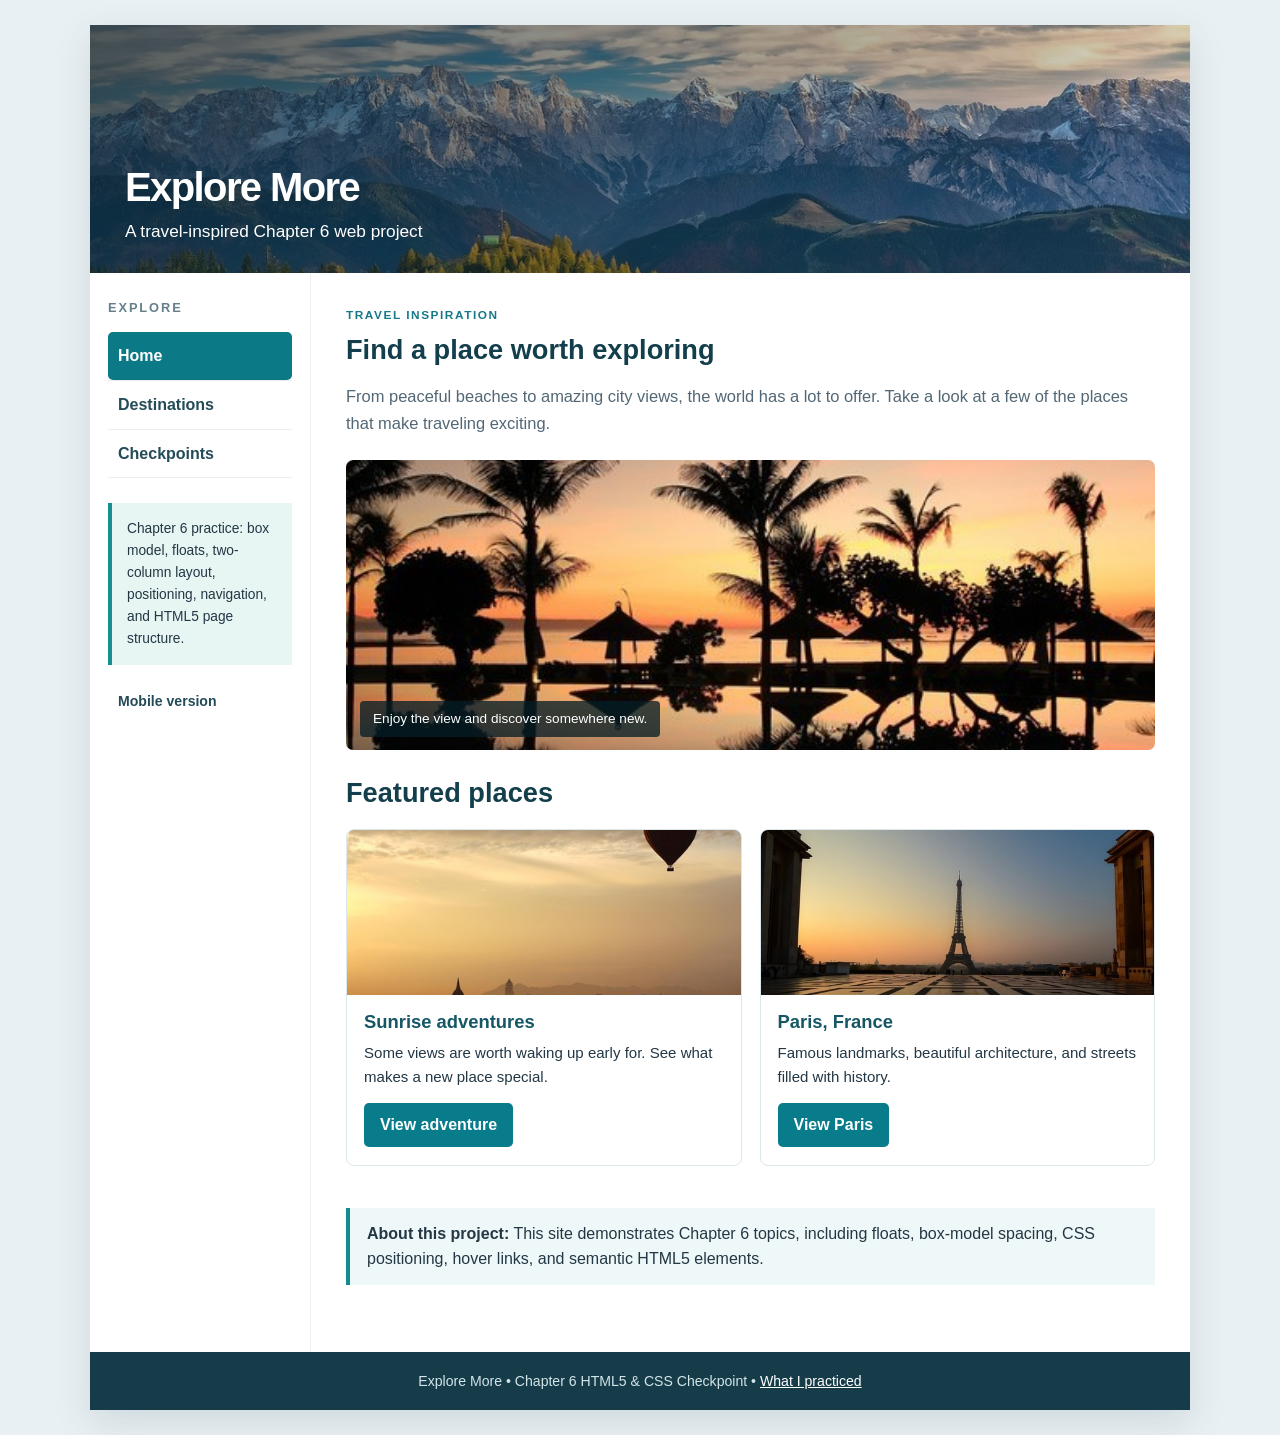
<file: .github/workflows/Chapter6_Checkpoint_GitHub (1)/index.html>
<!DOCTYPE html>
<html lang="en">
<head>
  <meta charset="UTF-8">
  <meta name="viewport" content="width=device-width, initial-scale=1">
  <meta name="description" content="Chapter 6 travel-themed website checkpoint project using HTML5 and CSS.">
  <title>Home | Explore More</title>
  <link rel="stylesheet" href="styles.css">
</head>
<body>
  <div id="wrapper">
    <header class="site-header">
      <div class="header-copy"><h1>Explore More</h1><p>A travel-inspired Chapter 6 web project</p></div>
    </header>
    <nav id="leftcolumn" aria-label="Main navigation">
      <h2>Explore</h2><ul><li><a href="index.html" aria-current="page">Home</a></li>
<li><a href="destinations.html">Destinations</a></li>
<li><a href="checkpoints.html">Checkpoints</a></li></ul>
      <div class="sidebar-note">Chapter 6 practice: box model, floats, two-column layout, positioning, navigation, and HTML5 page structure.</div>
      <p class="note"><a href="mobile/index.html">Mobile version</a></p>
    </nav>
    <main id="content">
      <span class="eyebrow">Travel Inspiration</span>
      <h2>Find a place worth exploring</h2>
      <p class="lead">From peaceful beaches to amazing city views, the world has a lot to offer. Take a look at a few of the places that make traveling exciting.</p>
      <figure class="hero-photo">
        <img src="images/bali-1.jpg" alt="Palm trees reflected in calm water at sunset">
        <figcaption class="photo-caption">Enjoy the view and discover somewhere new.</figcaption>
      </figure>
      <section aria-labelledby="featured-title">
        <h2 id="featured-title">Featured places</h2>
        <div class="cards">
          <article class="card">
            <img src="images/bali-2.jpg" alt="Hot air balloon over temples in a hazy sunrise">
            <div class="card-copy"><h3>Sunrise adventures</h3><p>Some views are worth waking up early for. See what makes a new place special.</p><a class="button-link" href="destinations.html#bali">View adventure</a></div>
          </article>
          <article class="card">
            <img src="images/paris.jpg" alt="Eiffel Tower in Paris during golden hour">
            <div class="card-copy"><h3>Paris, France</h3><p>Famous landmarks, beautiful architecture, and streets filled with history.</p><a class="button-link" href="destinations.html#paris">View Paris</a></div>
          </article>
        </div>
      </section>
      <aside class="info-box clear"><strong>About this project:</strong> This site demonstrates Chapter 6 topics, including floats, box-model spacing, CSS positioning, hover links, and semantic HTML5 elements.</aside>
    </main>
    <footer class="site-footer">Explore More &bull; Chapter 6 HTML5 &amp; CSS Checkpoint &bull; <a href="checkpoints.html">What I practiced</a></footer>
  </div>
</body>
</html>
</file>
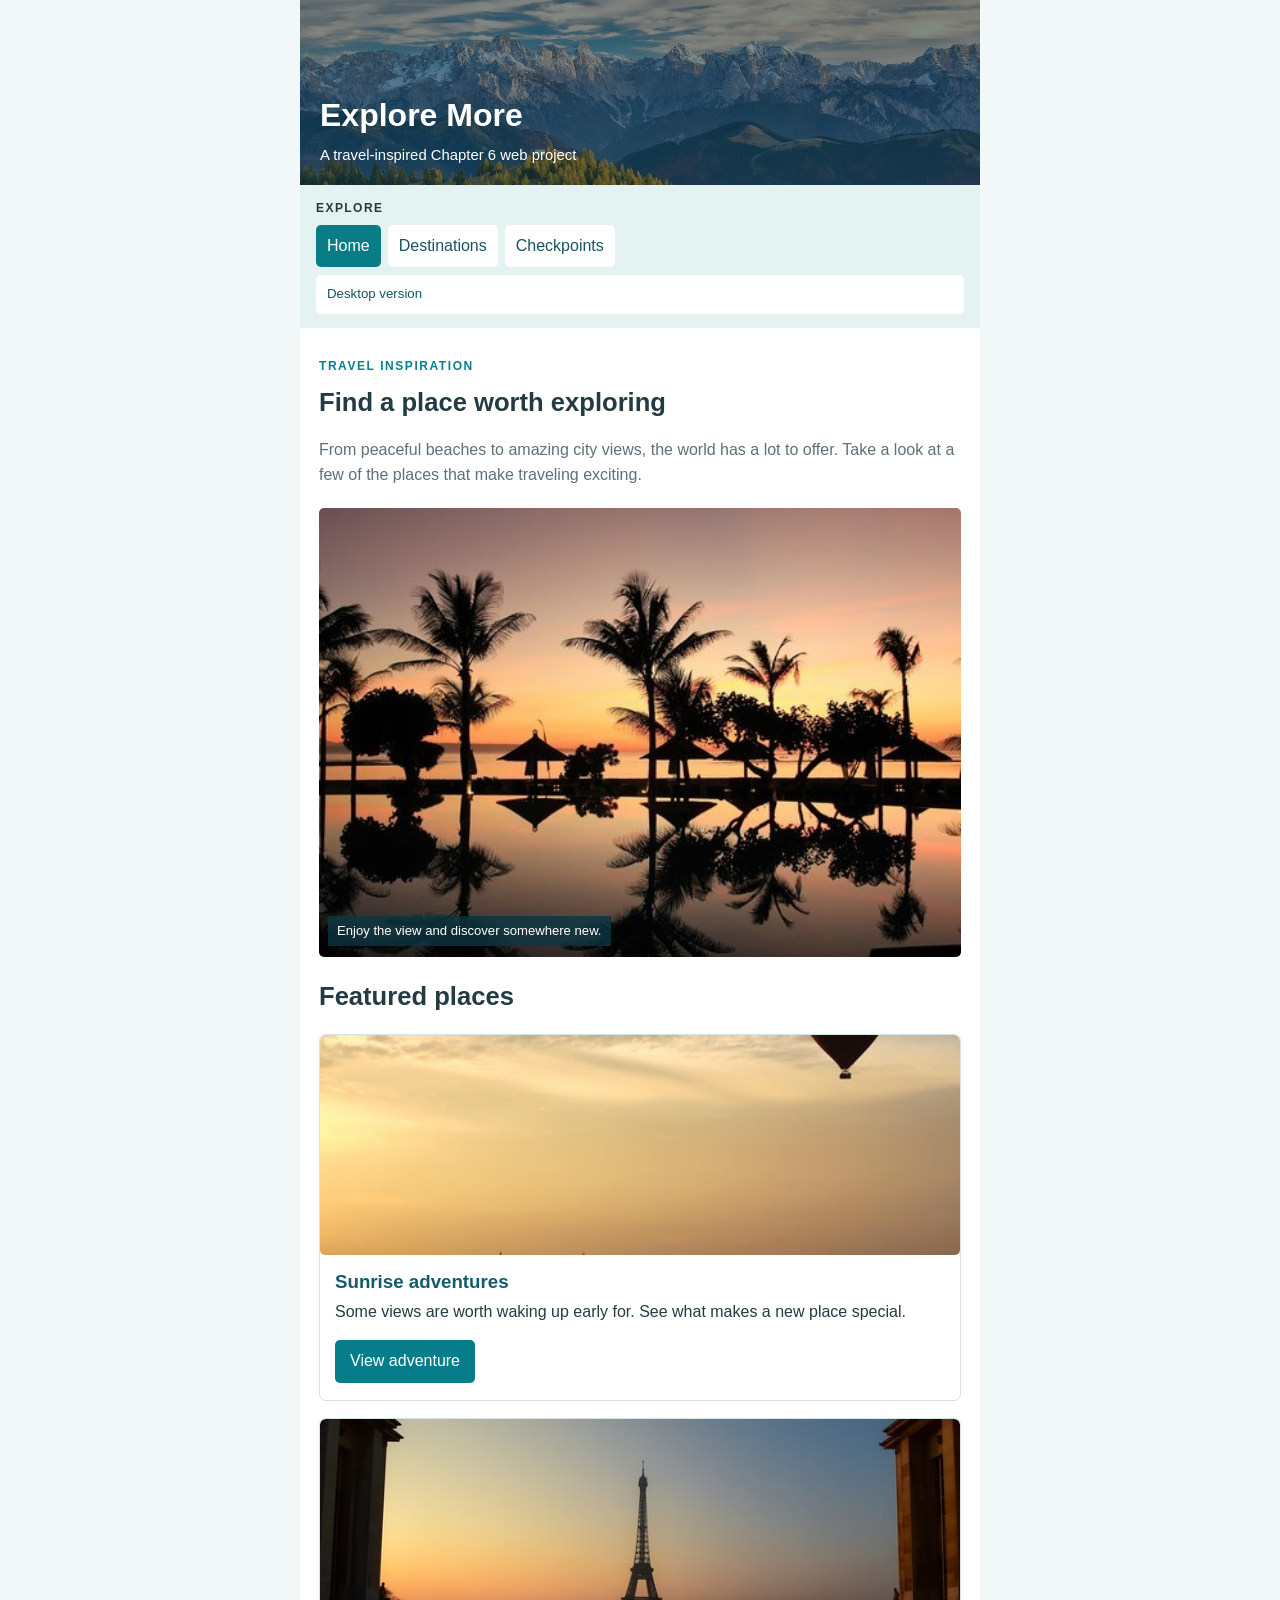
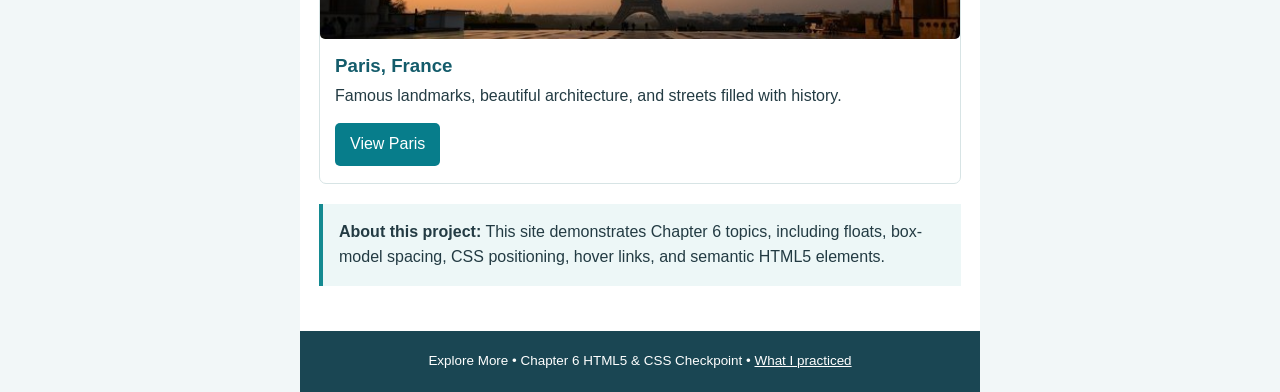
<file: .github/workflows/Chapter6_Checkpoint_GitHub (1)/mobile/index.html>
<!DOCTYPE html>
<html lang="en">
<head>
  <meta charset="UTF-8">
  <meta name="viewport" content="width=device-width, initial-scale=1">
  <meta name="description" content="Chapter 6 travel-themed website checkpoint project using HTML5 and CSS.">
  <title>Home | Explore More</title>
  <link rel="stylesheet" href="styles.css">
</head>
<body>
  <div id="wrapper">
    <header class="site-header">
      <div class="header-copy"><h1>Explore More</h1><p>A travel-inspired Chapter 6 web project</p></div>
    </header>
    <nav id="leftcolumn" aria-label="Main navigation">
      <h2>Explore</h2><ul><li><a href="index.html" aria-current="page">Home</a></li>
<li><a href="destinations.html">Destinations</a></li>
<li><a href="checkpoints.html">Checkpoints</a></li></ul>
      <div class="sidebar-note">Chapter 6 practice: box model, floats, two-column layout, positioning, navigation, and HTML5 page structure.</div>
      <p class="note"><a href="../index.html">Desktop version</a></p>
    </nav>
    <main id="content">
      <span class="eyebrow">Travel Inspiration</span>
      <h2>Find a place worth exploring</h2>
      <p class="lead">From peaceful beaches to amazing city views, the world has a lot to offer. Take a look at a few of the places that make traveling exciting.</p>
      <figure class="hero-photo">
        <img src="images/bali-1.jpg" alt="Palm trees reflected in calm water at sunset">
        <figcaption class="photo-caption">Enjoy the view and discover somewhere new.</figcaption>
      </figure>
      <section aria-labelledby="featured-title">
        <h2 id="featured-title">Featured places</h2>
        <div class="cards">
          <article class="card">
            <img src="images/bali-2.jpg" alt="Hot air balloon over temples in a hazy sunrise">
            <div class="card-copy"><h3>Sunrise adventures</h3><p>Some views are worth waking up early for. See what makes a new place special.</p><a class="button-link" href="destinations.html#bali">View adventure</a></div>
          </article>
          <article class="card">
            <img src="images/paris.jpg" alt="Eiffel Tower in Paris during golden hour">
            <div class="card-copy"><h3>Paris, France</h3><p>Famous landmarks, beautiful architecture, and streets filled with history.</p><a class="button-link" href="destinations.html#paris">View Paris</a></div>
          </article>
        </div>
      </section>
      <aside class="info-box clear"><strong>About this project:</strong> This site demonstrates Chapter 6 topics, including floats, box-model spacing, CSS positioning, hover links, and semantic HTML5 elements.</aside>
    </main>
    <footer class="site-footer">Explore More &bull; Chapter 6 HTML5 &amp; CSS Checkpoint &bull; <a href="checkpoints.html">What I practiced</a></footer>
  </div>
</body>
</html>
</file>
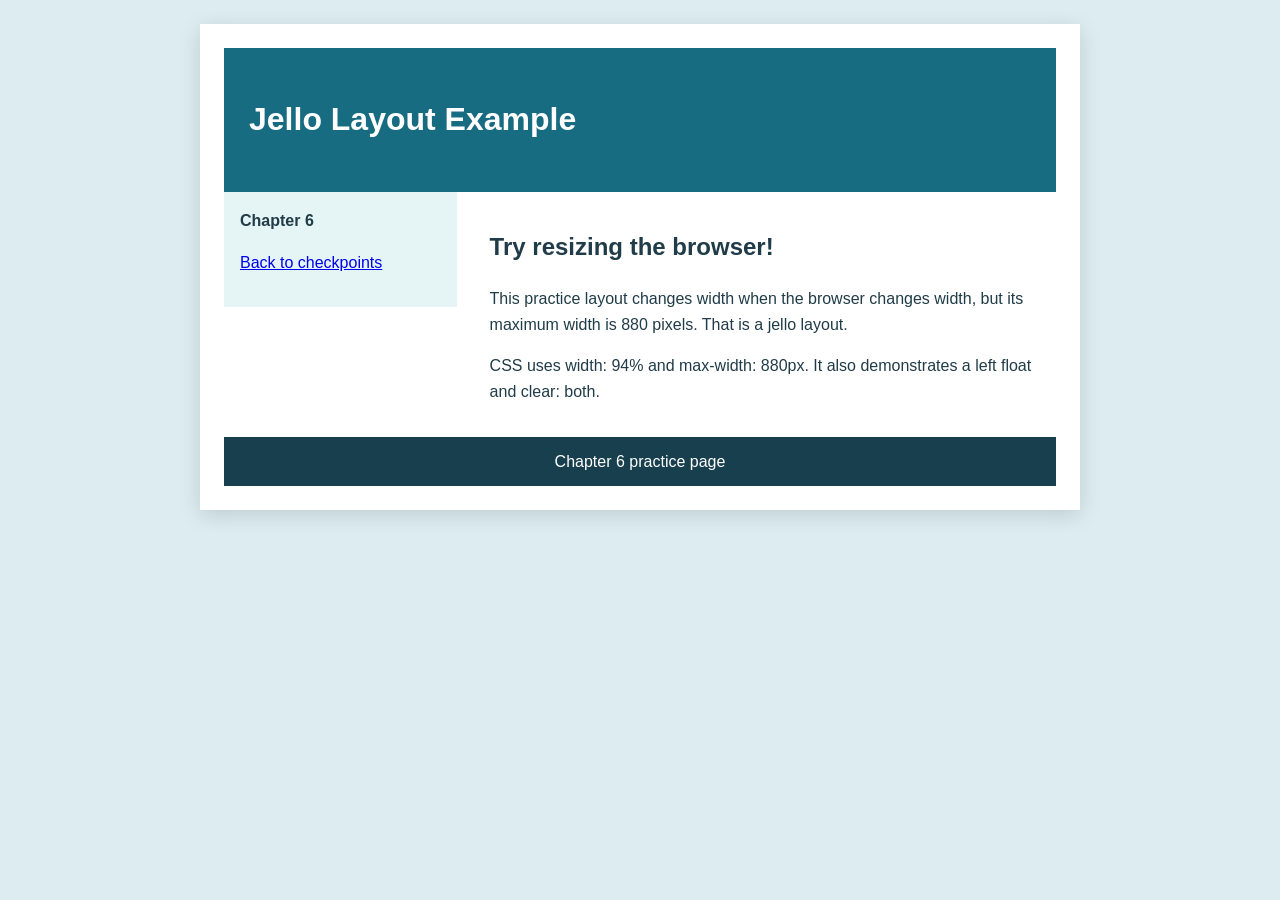
<file: .github/workflows/Chapter6_Checkpoint_GitHub (1)/practice/index.html>
<!DOCTYPE html>
<html lang="en"><head><meta charset="UTF-8"><meta name="viewport" content="width=device-width, initial-scale=1"><title>Chapter 6 Practice — Jello Layout</title>
<style>*{box-sizing:border-box}body{margin:0;background:#dcecf0;font:16px/1.6 Arial,sans-serif;color:#203c48}.page{width:94%;max-width:880px;margin:24px auto;background:white;padding:24px;box-shadow:0 5px 20px #0002}header{background:#176c82;color:white;padding:25px}nav{float:left;width:28%;padding:16px;background:#e5f5f5}main{margin-left:30%;padding:16px}footer{clear:both;background:#173f4d;color:white;padding:12px;text-align:center}@media(max-width:560px){nav{float:none;width:auto}main{margin:0;padding:16px}.page{width:100%;margin:0;padding:12px}}</style>
</head><body><div class="page"><header><h1>Jello Layout Example</h1></header><nav><strong>Chapter 6</strong><p><a href="../checkpoints.html">Back to checkpoints</a></p></nav><main><h2>Try resizing the browser!</h2><p>This practice layout changes width when the browser changes width, but its maximum width is 880 pixels. That is a jello layout.</p><p>CSS uses width: 94% and max-width: 880px. It also demonstrates a left float and clear: both.</p></main><footer>Chapter 6 practice page</footer></div></body></html>
</file>
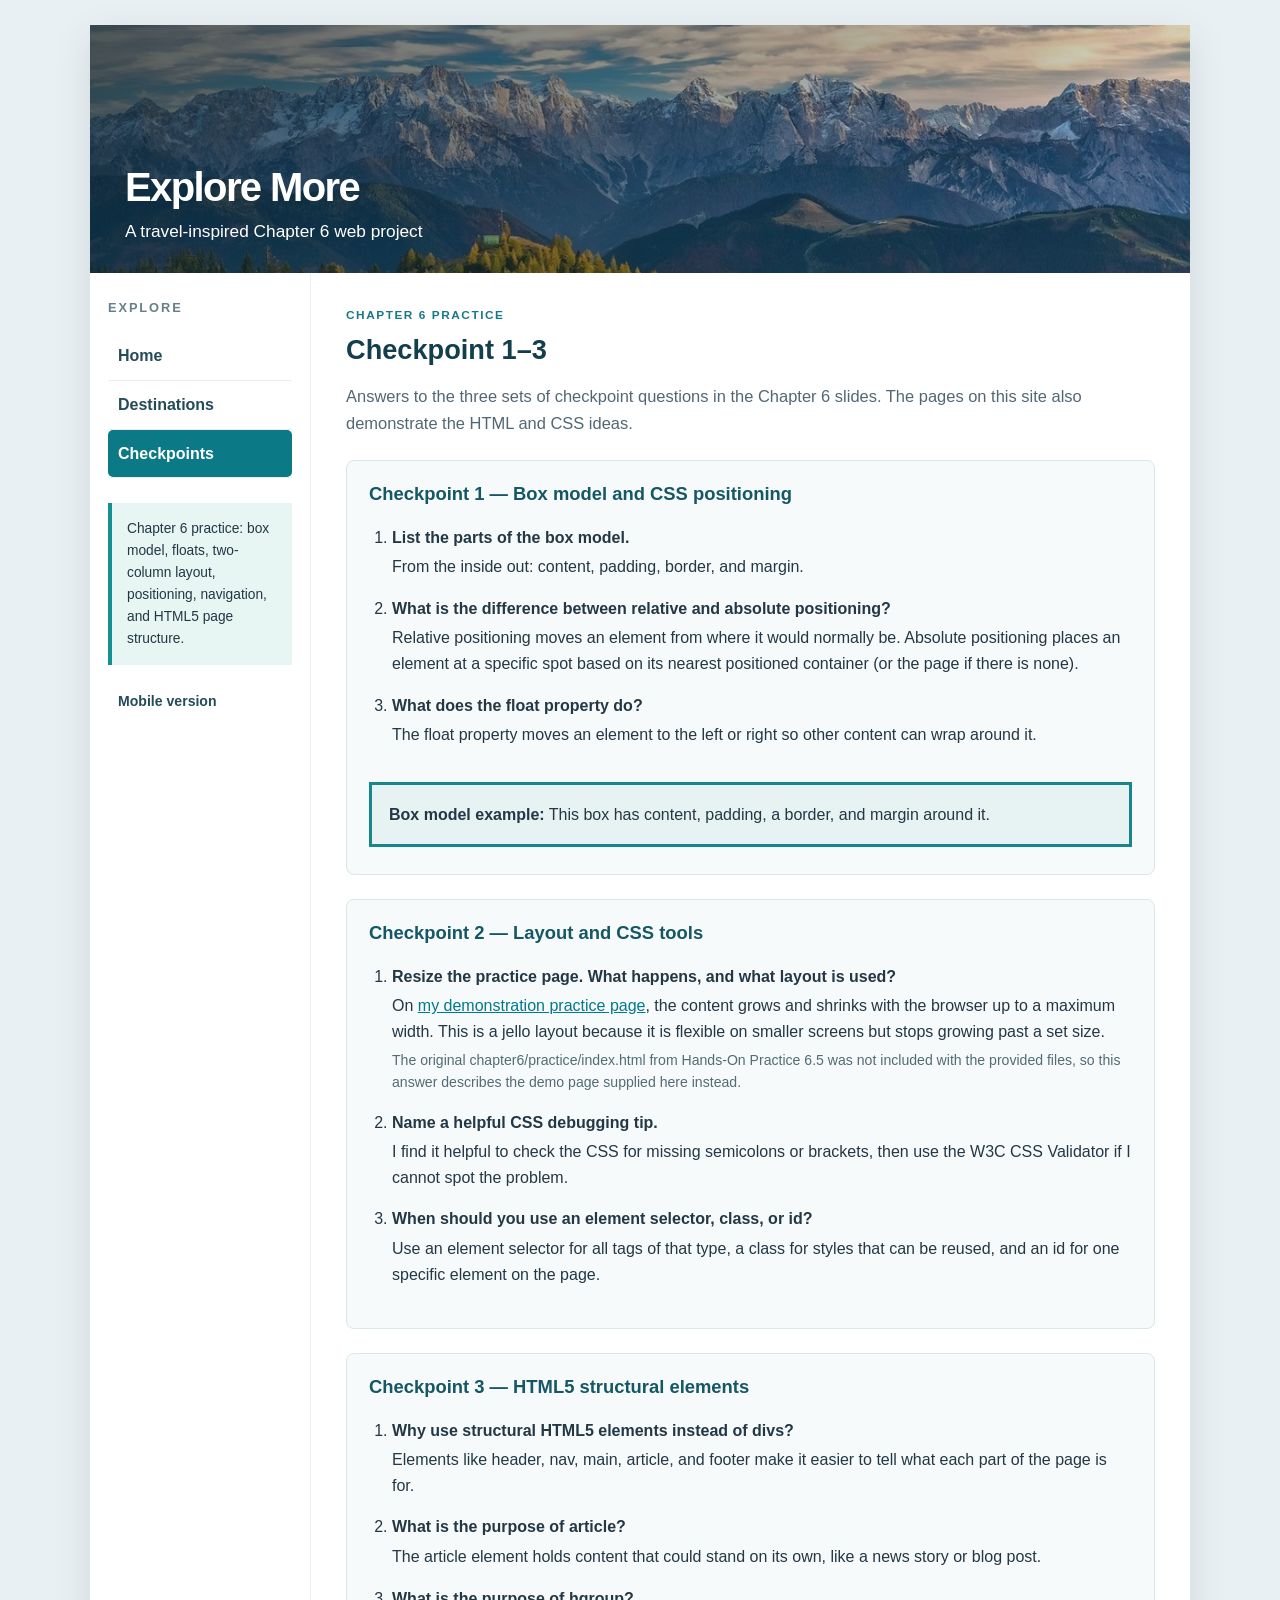
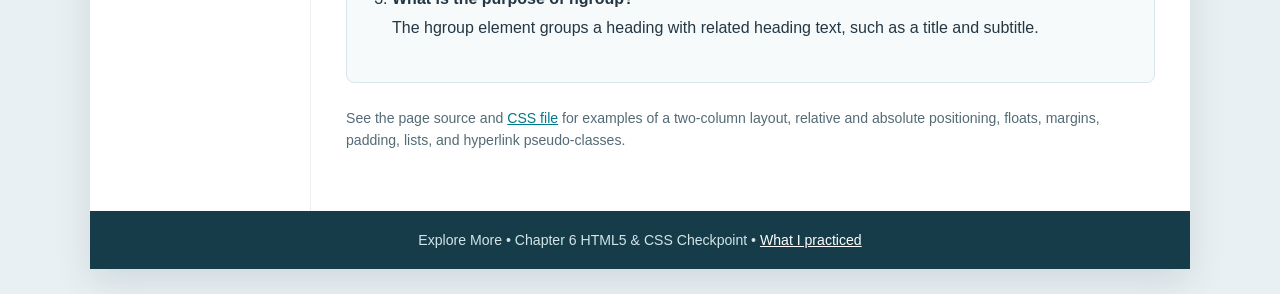
<file: .github/workflows/Chapter6_Checkpoint_GitHub (1)/checkpoints.html>
<!DOCTYPE html>
<html lang="en">
<head>
  <meta charset="UTF-8">
  <meta name="viewport" content="width=device-width, initial-scale=1">
  <meta name="description" content="Chapter 6 travel-themed website checkpoint project using HTML5 and CSS.">
  <title>Checkpoints | Explore More</title>
  <link rel="stylesheet" href="styles.css">
</head>
<body>
  <div id="wrapper">
    <header class="site-header">
      <div class="header-copy"><h1>Explore More</h1><p>A travel-inspired Chapter 6 web project</p></div>
    </header>
    <nav id="leftcolumn" aria-label="Main navigation">
      <h2>Explore</h2><ul><li><a href="index.html">Home</a></li>
<li><a href="destinations.html">Destinations</a></li>
<li><a href="checkpoints.html" aria-current="page">Checkpoints</a></li></ul>
      <div class="sidebar-note">Chapter 6 practice: box model, floats, two-column layout, positioning, navigation, and HTML5 page structure.</div>
      <p class="note"><a href="mobile/index.html">Mobile version</a></p>
    </nav>
    <main id="content">
      <span class="eyebrow">Chapter 6 Practice</span>
      <h2>Checkpoint 1–3</h2>
      <p class="lead">Answers to the three sets of checkpoint questions in the Chapter 6 slides. The pages on this site also demonstrate the HTML and CSS ideas.</p>
      <section class="checkpoint" aria-labelledby="cp1"><h3 id="cp1">Checkpoint 1 — Box model and CSS positioning</h3>
      <ol>
        <li><strong>List the parts of the box model.</strong><p>From the inside out: content, padding, border, and margin.</p></li>
        <li><strong>What is the difference between relative and absolute positioning?</strong><p>Relative positioning moves an element from where it would normally be. Absolute positioning places an element at a specific spot based on its nearest positioned container (or the page if there is none).</p></li>
        <li><strong>What does the float property do?</strong><p>The float property moves an element to the left or right so other content can wrap around it.</p></li>
      </ol>
      <div class="example-box"><strong>Box model example:</strong> This box has content, padding, a border, and margin around it.</div>
      </section>
      <section class="checkpoint" aria-labelledby="cp2"><h3 id="cp2">Checkpoint 2 — Layout and CSS tools</h3>
      <ol>
        <li><strong>Resize the practice page. What happens, and what layout is used?</strong><p>On <a href="practice/index.html">my demonstration practice page</a>, the content grows and shrinks with the browser up to a maximum width. This is a jello layout because it is flexible on smaller screens but stops growing past a set size.</p><p class="note">The original chapter6/practice/index.html from Hands-On Practice 6.5 was not included with the provided files, so this answer describes the demo page supplied here instead.</p></li>
        <li><strong>Name a helpful CSS debugging tip.</strong><p>I find it helpful to check the CSS for missing semicolons or brackets, then use the W3C CSS Validator if I cannot spot the problem.</p></li>
        <li><strong>When should you use an element selector, class, or id?</strong><p>Use an element selector for all tags of that type, a class for styles that can be reused, and an id for one specific element on the page.</p></li>
      </ol></section>
      <section class="checkpoint" aria-labelledby="cp3"><h3 id="cp3">Checkpoint 3 — HTML5 structural elements</h3>
      <ol>
        <li><strong>Why use structural HTML5 elements instead of divs?</strong><p>Elements like header, nav, main, article, and footer make it easier to tell what each part of the page is for.</p></li>
        <li><strong>What is the purpose of article?</strong><p>The article element holds content that could stand on its own, like a news story or blog post.</p></li>
        <li><strong>What is the purpose of hgroup?</strong><p>The hgroup element groups a heading with related heading text, such as a title and subtitle.</p></li>
      </ol></section>
      <p class="note">See the page source and <a href="styles.css">CSS file</a> for examples of a two-column layout, relative and absolute positioning, floats, margins, padding, lists, and hyperlink pseudo-classes.</p>
    </main>
    <footer class="site-footer">Explore More &bull; Chapter 6 HTML5 &amp; CSS Checkpoint &bull; <a href="checkpoints.html">What I practiced</a></footer>
  </div>
</body>
</html>
</file>
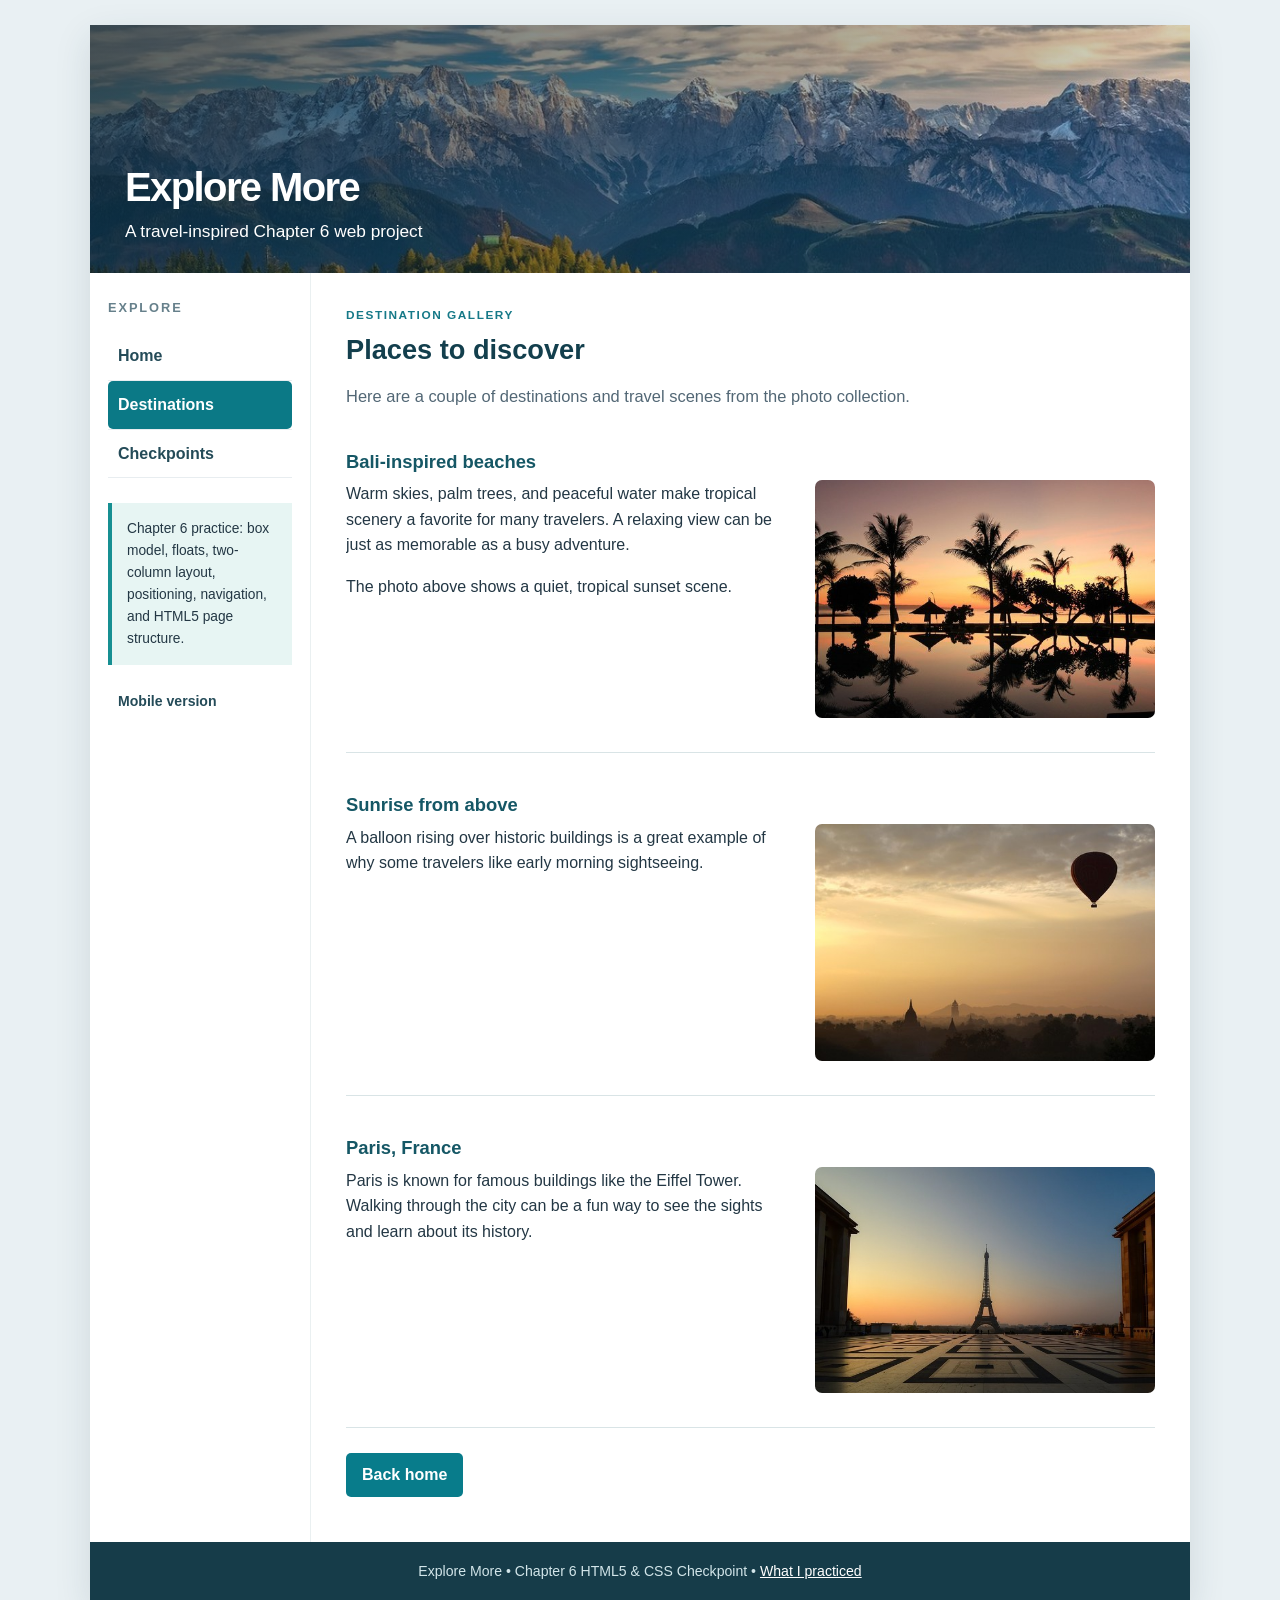
<file: .github/workflows/Chapter6_Checkpoint_GitHub (1)/destinations.html>
<!DOCTYPE html>
<html lang="en">
<head>
  <meta charset="UTF-8">
  <meta name="viewport" content="width=device-width, initial-scale=1">
  <meta name="description" content="Chapter 6 travel-themed website checkpoint project using HTML5 and CSS.">
  <title>Destinations | Explore More</title>
  <link rel="stylesheet" href="styles.css">
</head>
<body>
  <div id="wrapper">
    <header class="site-header">
      <div class="header-copy"><h1>Explore More</h1><p>A travel-inspired Chapter 6 web project</p></div>
    </header>
    <nav id="leftcolumn" aria-label="Main navigation">
      <h2>Explore</h2><ul><li><a href="index.html">Home</a></li>
<li><a href="destinations.html" aria-current="page">Destinations</a></li>
<li><a href="checkpoints.html">Checkpoints</a></li></ul>
      <div class="sidebar-note">Chapter 6 practice: box model, floats, two-column layout, positioning, navigation, and HTML5 page structure.</div>
      <p class="note"><a href="mobile/index.html">Mobile version</a></p>
    </nav>
    <main id="content">
      <span class="eyebrow">Destination Gallery</span>
      <h2>Places to discover</h2>
      <p class="lead">Here are a couple of destinations and travel scenes from the photo collection.</p>
      <section class="destination" id="bali">
        <h3>Bali-inspired beaches</h3><img src="images/bali-1.jpg" alt="Palm trees beside a still pool at sunset">
        <p>Warm skies, palm trees, and peaceful water make tropical scenery a favorite for many travelers. A relaxing view can be just as memorable as a busy adventure.</p>
        <p>The photo above shows a quiet, tropical sunset scene.</p>
      </section>
      <section class="destination" id="sunrise">
        <h3>Sunrise from above</h3><img src="images/bali-2.jpg" alt="Balloon floating over a temple-filled landscape">
        <p>A balloon rising over historic buildings is a great example of why some travelers like early morning sightseeing.</p>
      </section>
      <section class="destination" id="paris">
        <h3>Paris, France</h3><img src="images/paris.jpg" alt="The Eiffel Tower seen from a large plaza at sunset">
        <p>Paris is known for famous buildings like the Eiffel Tower. Walking through the city can be a fun way to see the sights and learn about its history.</p>
      </section>
      <div class="clear"><a class="button-link" href="index.html">Back home</a></div>
    </main>
    <footer class="site-footer">Explore More &bull; Chapter 6 HTML5 &amp; CSS Checkpoint &bull; <a href="checkpoints.html">What I practiced</a></footer>
  </div>
</body>
</html>
</file>
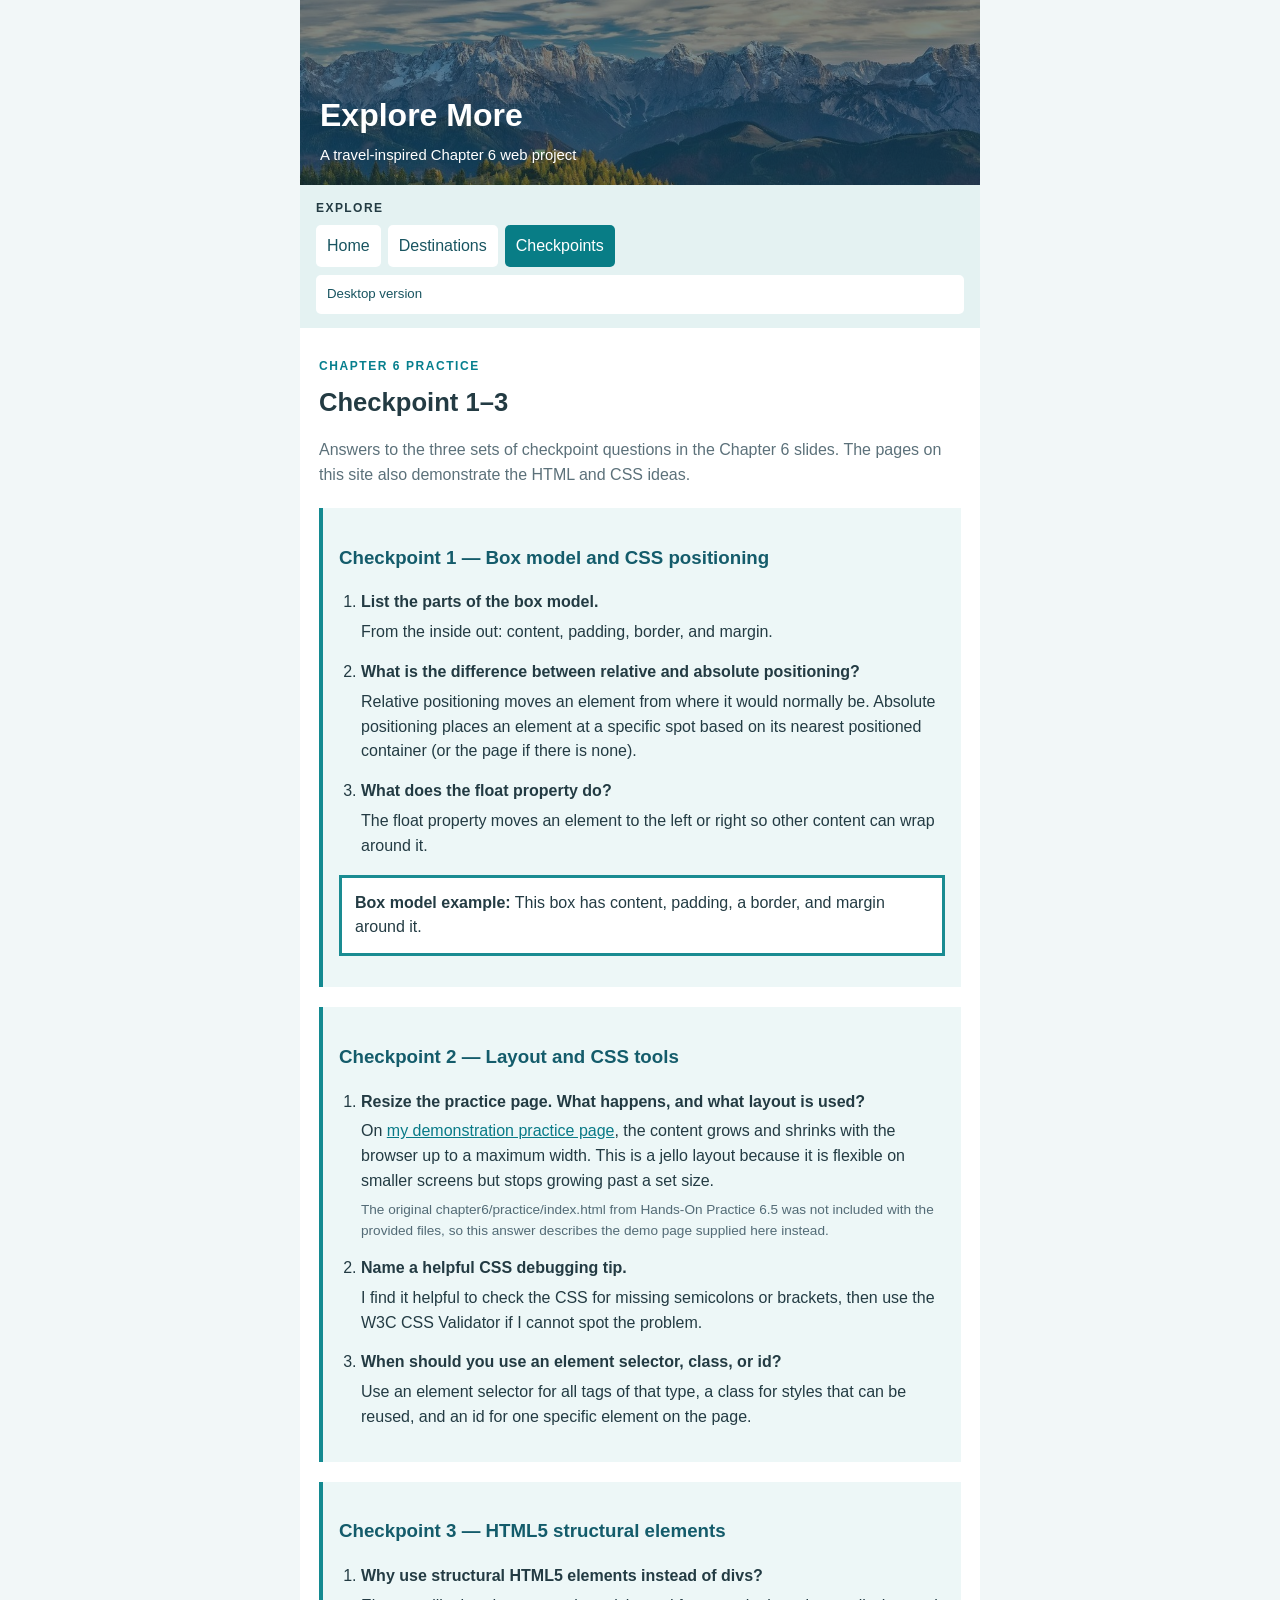
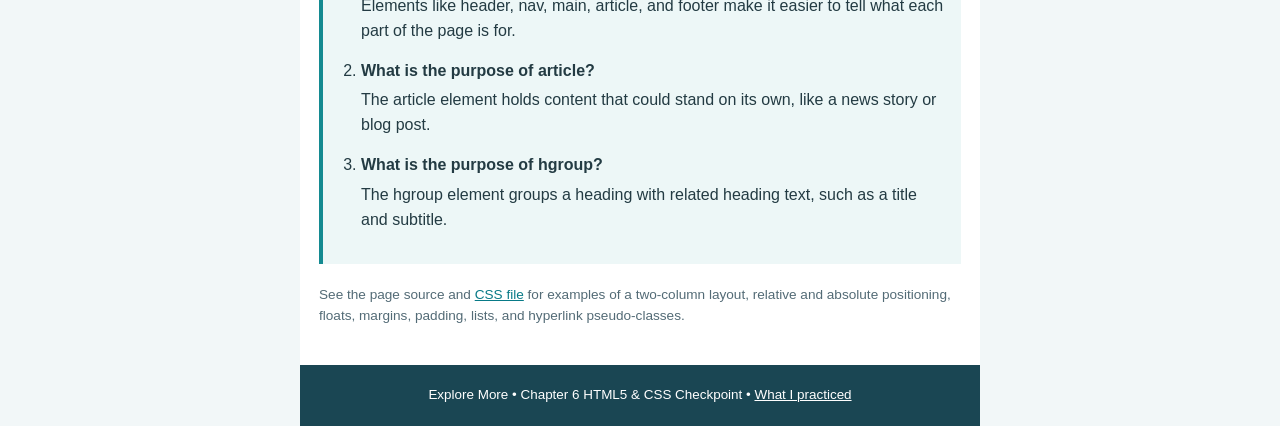
<file: .github/workflows/Chapter6_Checkpoint_GitHub (1)/mobile/checkpoints.html>
<!DOCTYPE html>
<html lang="en">
<head>
  <meta charset="UTF-8">
  <meta name="viewport" content="width=device-width, initial-scale=1">
  <meta name="description" content="Chapter 6 travel-themed website checkpoint project using HTML5 and CSS.">
  <title>Checkpoints | Explore More</title>
  <link rel="stylesheet" href="styles.css">
</head>
<body>
  <div id="wrapper">
    <header class="site-header">
      <div class="header-copy"><h1>Explore More</h1><p>A travel-inspired Chapter 6 web project</p></div>
    </header>
    <nav id="leftcolumn" aria-label="Main navigation">
      <h2>Explore</h2><ul><li><a href="index.html">Home</a></li>
<li><a href="destinations.html">Destinations</a></li>
<li><a href="checkpoints.html" aria-current="page">Checkpoints</a></li></ul>
      <div class="sidebar-note">Chapter 6 practice: box model, floats, two-column layout, positioning, navigation, and HTML5 page structure.</div>
      <p class="note"><a href="../index.html">Desktop version</a></p>
    </nav>
    <main id="content">
      <span class="eyebrow">Chapter 6 Practice</span>
      <h2>Checkpoint 1–3</h2>
      <p class="lead">Answers to the three sets of checkpoint questions in the Chapter 6 slides. The pages on this site also demonstrate the HTML and CSS ideas.</p>
      <section class="checkpoint" aria-labelledby="cp1"><h3 id="cp1">Checkpoint 1 — Box model and CSS positioning</h3>
      <ol>
        <li><strong>List the parts of the box model.</strong><p>From the inside out: content, padding, border, and margin.</p></li>
        <li><strong>What is the difference between relative and absolute positioning?</strong><p>Relative positioning moves an element from where it would normally be. Absolute positioning places an element at a specific spot based on its nearest positioned container (or the page if there is none).</p></li>
        <li><strong>What does the float property do?</strong><p>The float property moves an element to the left or right so other content can wrap around it.</p></li>
      </ol>
      <div class="example-box"><strong>Box model example:</strong> This box has content, padding, a border, and margin around it.</div>
      </section>
      <section class="checkpoint" aria-labelledby="cp2"><h3 id="cp2">Checkpoint 2 — Layout and CSS tools</h3>
      <ol>
        <li><strong>Resize the practice page. What happens, and what layout is used?</strong><p>On <a href="../practice/index.html">my demonstration practice page</a>, the content grows and shrinks with the browser up to a maximum width. This is a jello layout because it is flexible on smaller screens but stops growing past a set size.</p><p class="note">The original chapter6/practice/index.html from Hands-On Practice 6.5 was not included with the provided files, so this answer describes the demo page supplied here instead.</p></li>
        <li><strong>Name a helpful CSS debugging tip.</strong><p>I find it helpful to check the CSS for missing semicolons or brackets, then use the W3C CSS Validator if I cannot spot the problem.</p></li>
        <li><strong>When should you use an element selector, class, or id?</strong><p>Use an element selector for all tags of that type, a class for styles that can be reused, and an id for one specific element on the page.</p></li>
      </ol></section>
      <section class="checkpoint" aria-labelledby="cp3"><h3 id="cp3">Checkpoint 3 — HTML5 structural elements</h3>
      <ol>
        <li><strong>Why use structural HTML5 elements instead of divs?</strong><p>Elements like header, nav, main, article, and footer make it easier to tell what each part of the page is for.</p></li>
        <li><strong>What is the purpose of article?</strong><p>The article element holds content that could stand on its own, like a news story or blog post.</p></li>
        <li><strong>What is the purpose of hgroup?</strong><p>The hgroup element groups a heading with related heading text, such as a title and subtitle.</p></li>
      </ol></section>
      <p class="note">See the page source and <a href="styles.css">CSS file</a> for examples of a two-column layout, relative and absolute positioning, floats, margins, padding, lists, and hyperlink pseudo-classes.</p>
    </main>
    <footer class="site-footer">Explore More &bull; Chapter 6 HTML5 &amp; CSS Checkpoint &bull; <a href="checkpoints.html">What I practiced</a></footer>
  </div>
</body>
</html>
</file>
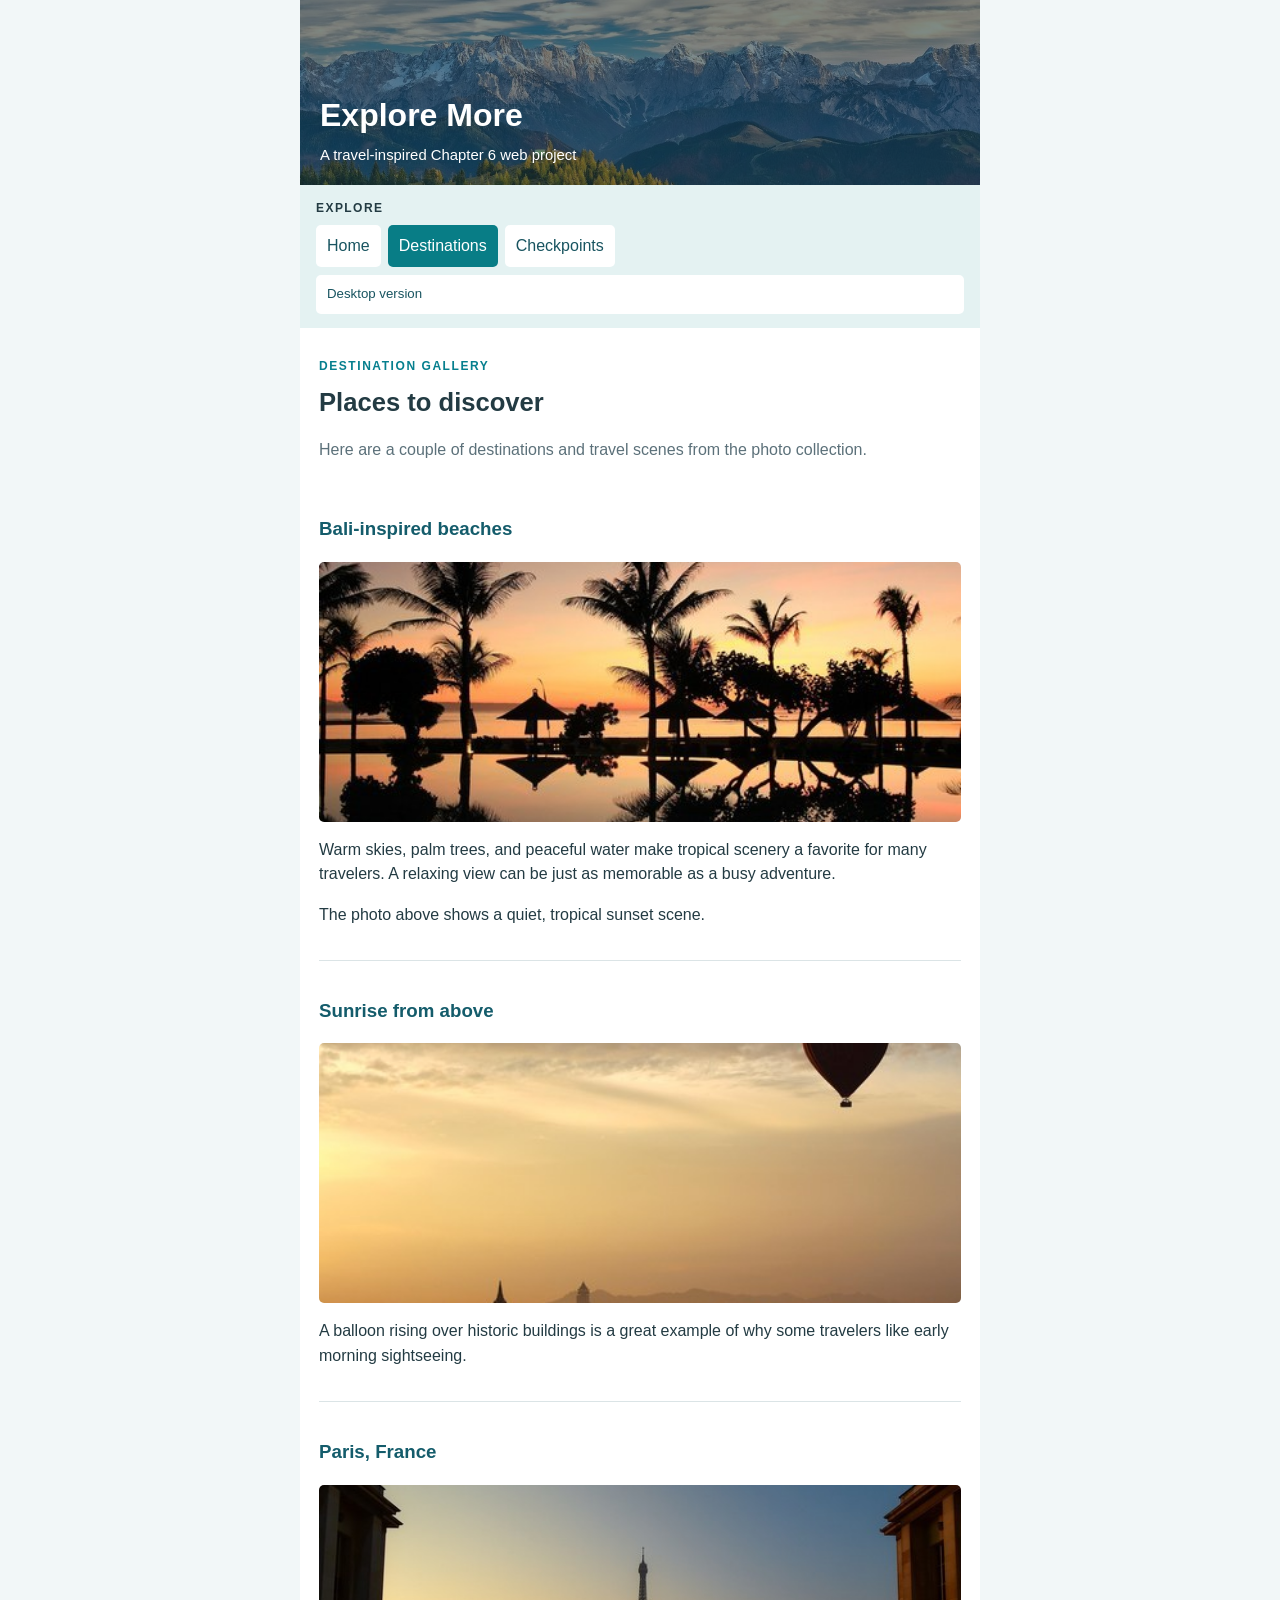
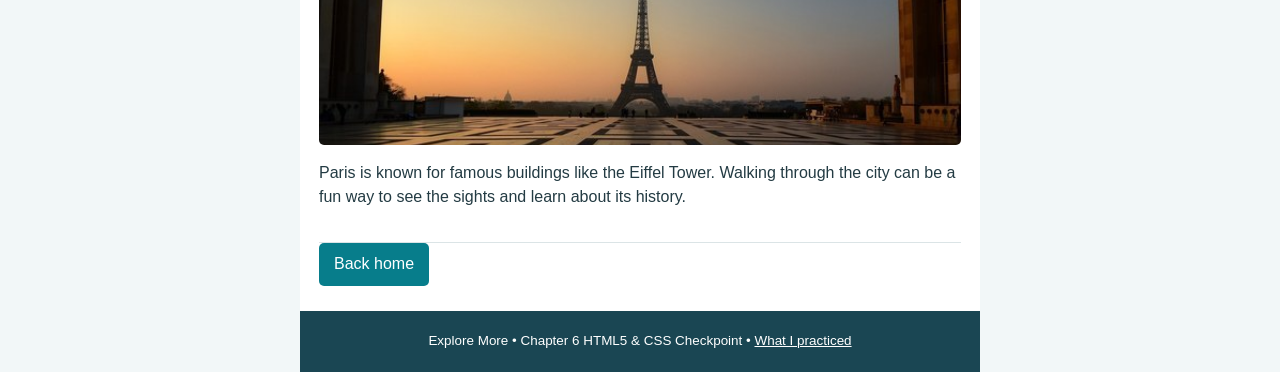
<file: .github/workflows/Chapter6_Checkpoint_GitHub (1)/mobile/destinations.html>
<!DOCTYPE html>
<html lang="en">
<head>
  <meta charset="UTF-8">
  <meta name="viewport" content="width=device-width, initial-scale=1">
  <meta name="description" content="Chapter 6 travel-themed website checkpoint project using HTML5 and CSS.">
  <title>Destinations | Explore More</title>
  <link rel="stylesheet" href="styles.css">
</head>
<body>
  <div id="wrapper">
    <header class="site-header">
      <div class="header-copy"><h1>Explore More</h1><p>A travel-inspired Chapter 6 web project</p></div>
    </header>
    <nav id="leftcolumn" aria-label="Main navigation">
      <h2>Explore</h2><ul><li><a href="index.html">Home</a></li>
<li><a href="destinations.html" aria-current="page">Destinations</a></li>
<li><a href="checkpoints.html">Checkpoints</a></li></ul>
      <div class="sidebar-note">Chapter 6 practice: box model, floats, two-column layout, positioning, navigation, and HTML5 page structure.</div>
      <p class="note"><a href="../index.html">Desktop version</a></p>
    </nav>
    <main id="content">
      <span class="eyebrow">Destination Gallery</span>
      <h2>Places to discover</h2>
      <p class="lead">Here are a couple of destinations and travel scenes from the photo collection.</p>
      <section class="destination" id="bali">
        <h3>Bali-inspired beaches</h3><img src="images/bali-1.jpg" alt="Palm trees beside a still pool at sunset">
        <p>Warm skies, palm trees, and peaceful water make tropical scenery a favorite for many travelers. A relaxing view can be just as memorable as a busy adventure.</p>
        <p>The photo above shows a quiet, tropical sunset scene.</p>
      </section>
      <section class="destination" id="sunrise">
        <h3>Sunrise from above</h3><img src="images/bali-2.jpg" alt="Balloon floating over a temple-filled landscape">
        <p>A balloon rising over historic buildings is a great example of why some travelers like early morning sightseeing.</p>
      </section>
      <section class="destination" id="paris">
        <h3>Paris, France</h3><img src="images/paris.jpg" alt="The Eiffel Tower seen from a large plaza at sunset">
        <p>Paris is known for famous buildings like the Eiffel Tower. Walking through the city can be a fun way to see the sights and learn about its history.</p>
      </section>
      <div class="clear"><a class="button-link" href="index.html">Back home</a></div>
    </main>
    <footer class="site-footer">Explore More &bull; Chapter 6 HTML5 &amp; CSS Checkpoint &bull; <a href="checkpoints.html">What I practiced</a></footer>
  </div>
</body>
</html>
</file>
<file: .github/workflows/Chapter6_Checkpoint_GitHub (1)/styles.css>
/* Chapter 6 Checkpoint: CSS box model, floats, positioning, and pseudo-classes */
* { box-sizing: border-box; }
html { scroll-behavior: smooth; }
body { margin: 0; padding: 0; background: #e9f0f3; color: #233744; font-family: Arial, Helvetica, sans-serif; line-height: 1.6; }
a { color: #00798b; }
a:visited { color: #335f91; }
a:hover, a:focus { color: #b55b12; text-decoration: underline; }
a:focus-visible { outline: 3px solid #f0ac39; outline-offset: 3px; }
a:active { color: #ce3c19; }
#wrapper { width: 94%; max-width: 1100px; margin: 25px auto; background: #fff; box-shadow: 0 12px 34px rgba(28,58,75,.13); overflow: auto; }
/* Positioning: header is relative; caption is absolute within the header. */
.site-header { min-height: 248px; background: #244653 url('images/header-bg.jpg') center 44% / cover no-repeat; position: relative; color: #fff; }
.site-header:before { content: ''; position: absolute; inset: 0; background: linear-gradient(90deg,rgba(11,33,46,.70),rgba(9,29,36,.16)); }
.header-copy { position: absolute; bottom: 27px; left: 35px; z-index: 1; max-width: 80%; }
.header-copy h1 { font-size: 2.5rem; margin: 0; letter-spacing: -.04em; line-height: 1.2; }
.header-copy p { margin: 7px 0 0; font-size: 1.08rem; }
/* Two-column layout: floated left navigation and the content column. */
#leftcolumn { float: left; width: 220px; padding: 25px 18px; }
#leftcolumn h2 { font-size: .8rem; letter-spacing: .15em; text-transform: uppercase; color: #66808b; margin: 0 0 14px; }
#leftcolumn ul { list-style-type: none; margin: 0; padding: 0; }
#leftcolumn li { border-bottom: 1px solid #e8edf0; }
#leftcolumn a { display: block; padding: 11px 10px; text-decoration: none; color: #244b58; border-radius: 5px; font-weight: 600; }
#leftcolumn a:visited { color: #244b58; }
#leftcolumn a:hover, #leftcolumn a:focus { background: #e5f5f5; color: #006d7e; }
#leftcolumn a[aria-current='page'] { background: #0b7986; color: white; }
#leftcolumn .sidebar-note { margin-top: 25px; background: #e7f5f3; padding: 15px; border-left: 4px solid #168f92; font-size: .86rem; }
#content { margin-left: 220px; padding: 28px 35px 45px; border-left: 1px solid #eaf0f1; min-height: 450px; }
#content h2 { color: #133f4d; font-size: 1.7rem; line-height: 1.3; margin: 5px 0 12px; }
#content h3 { font-size: 1.15rem; color: #155765; margin: 12px 0 4px; }
.eyebrow { text-transform: uppercase; font-size: .74rem; color: #167988; letter-spacing: .13em; font-weight: bold; }
.lead { color: #526775; font-size: 1.03rem; margin-bottom: 24px; }
.hero-photo { position: relative; margin: 20px 0 25px; }
.hero-photo img { display: block; width: 100%; max-height: 290px; object-fit: cover; border-radius: 7px; }
.photo-caption { position: absolute; bottom: 13px; left: 14px; background: rgba(5,29,38,.76); color: #fff; padding: 7px 13px; border-radius: 4px; font-size: .85rem; }
/* Floats and clearing create a simple card grid. */
.cards { overflow: auto; margin: 18px -9px 12px; }
.card { width: calc(50% - 18px); float: left; margin: 0 9px 20px; border: 1px solid #dbe7e9; border-radius: 8px; overflow: hidden; background: #fff; }
.card img { display: block; width: 100%; height: 165px; object-fit: cover; }
.card-copy { padding: 12px 17px 18px; }
.card-copy h3 { margin: 0 0 5px !important; }
.card-copy p { margin: 0 0 14px; font-size: .94rem; }
.clear { clear: both; }
.button-link { display: inline-block; padding: 9px 16px; background: #087c8b; color: white !important; border-radius: 5px; text-decoration: none !important; font-weight: 600; }
.button-link:hover, .button-link:focus { background: #085964; }
.info-box { background: #eff8f8; border-left: 4px solid #138b90; padding: 13px 17px; margin: 22px 0; }
.destination { overflow: auto; margin: 25px 0; padding-bottom: 22px; border-bottom: 1px solid #d9e4e6; }
.destination img { float: right; width: 42%; margin: 0 0 12px 22px; border-radius: 7px; }
.destination p { margin-top: 5px; }
.checkpoint { padding: 18px 22px 9px; margin: 24px 0; background: #f7fafb; border: 1px solid #d9e7e9; border-radius: 8px; }
.checkpoint h3 { margin: 0 0 12px !important; }
.checkpoint ol { padding-left: 23px; }
.checkpoint li { padding-bottom: 12px; }
.checkpoint p { margin: 4px 0; }
.example-box { padding: 17px; border: 3px solid #19858d; margin: 18px 0; background: #e7f3f3; }
.note { font-size: .88rem; color: #536b76; }
.site-footer { clear: both; padding: 18px 35px; background: #163c49; color: #d2e5e9; font-size: .88rem; text-align: center; }
.site-footer a { color: #fff; }
@media (max-width: 700px) {
  #wrapper { margin: 0 auto; width: 100%; box-shadow: none; }
  .site-header { min-height: 200px; }
  .header-copy { bottom: 22px; left: 22px; max-width: 90%; }
  .header-copy h1 { font-size: 2rem; }
  #leftcolumn { float: none; width: auto; padding: 15px 18px; border-bottom: 1px solid #d9e4e6; }
  #leftcolumn h2 { margin-bottom: 5px; }
  #leftcolumn ul { display: flex; flex-wrap: wrap; gap: 5px; }
  #leftcolumn li { border: 0; }
  #leftcolumn a { padding: 8px 11px; }
  #leftcolumn .sidebar-note { display: none; }
  #content { border-left: 0; margin: 0; padding: 24px 20px 36px; }
  .card { float: none; width: calc(100% - 18px); }
  .destination img { float: none; width: 100%; margin: 0 0 13px; }
  .photo-caption { font-size: .76rem; }
}
</file>
<file: .github/workflows/Chapter6_Checkpoint_GitHub (1)/mobile/styles.css>
/* Separate mobile styles and files for Chapter 6 */
*{box-sizing:border-box}body{margin:0;background:#f2f7f8;color:#233b43;font:16px/1.55 Arial,sans-serif}a{color:#087a87}a:visited{color:#516b9d}a:hover,a:focus{color:#c35d15}a:focus-visible{outline:3px solid #ecae45;outline-offset:3px}a:active{color:#c0392b}
#wrapper{max-width:680px;margin:0 auto;background:#fff;min-height:100vh}.site-header{background:#1d5265 url('images/header-bg.jpg') center/cover;min-height:185px;position:relative;color:white}.site-header:before{content:'';position:absolute;inset:0;background:#102e3c88}.header-copy{position:absolute;left:20px;bottom:15px;z-index:1}.header-copy h1{margin:0;font-size:2rem}.header-copy p{margin:3px 0;font-size:.93rem}#leftcolumn{background:#e4f2f2;padding:14px 16px}#leftcolumn h2{font-size:.75rem;letter-spacing:.12em;text-transform:uppercase;margin:0 0 7px}#leftcolumn ul{list-style:none;display:flex;flex-wrap:wrap;gap:7px;padding:0;margin:0}#leftcolumn a{display:block;padding:9px 11px;background:white;border-radius:5px;text-decoration:none;color:#185460}#leftcolumn a[aria-current='page']{color:white;background:#087d86}#leftcolumn .sidebar-note{display:none}#leftcolumn .note{font-size:.83rem;margin:8px 0 0}#content{padding:25px 19px}#content h2{font-size:1.6rem;margin:5px 0}#content h3{color:#145c6b}.eyebrow{font-size:.75rem;font-weight:bold;letter-spacing:.13em;text-transform:uppercase;color:#067f8e}.lead{color:#5c717a}.hero-photo{position:relative;margin:20px 0}.hero-photo img,.card img,.destination img{display:block;width:100%;border-radius:5px}.photo-caption{position:absolute;bottom:11px;left:9px;color:white;background:#0c3541cc;padding:5px 9px;font-size:.82rem}.cards{display:block}.card{border:1px solid #d7e4e5;border-radius:7px;margin:17px 0;overflow:hidden}.card img{max-height:220px;object-fit:cover}.card-copy{padding:12px 15px 17px}.card-copy h3{margin:0 0 4px}.card-copy p{margin:0 0 15px}.button-link{display:inline-block;background:#077d8b;color:white!important;text-decoration:none;padding:9px 15px;border-radius:5px}.button-link:hover{background:#075f69}.info-box,.checkpoint{padding:16px;background:#edf7f7;border-left:4px solid #148a91;margin:20px 0}.checkpoint ol{padding-left:22px}.checkpoint li{margin:0 0 15px}.checkpoint p{margin:5px 0}.destination{padding:16px 0;border-bottom:1px solid #dbe4e6}.destination img{max-height:260px;object-fit:cover}.note{font-size:.85rem;color:#536b76}.example-box{margin:15px 0;border:3px solid #1a8c92;padding:13px;background:white}.site-footer{padding:20px;text-align:center;color:white;background:#1a4653;font-size:.84rem}.site-footer a{color:white}
</file>
